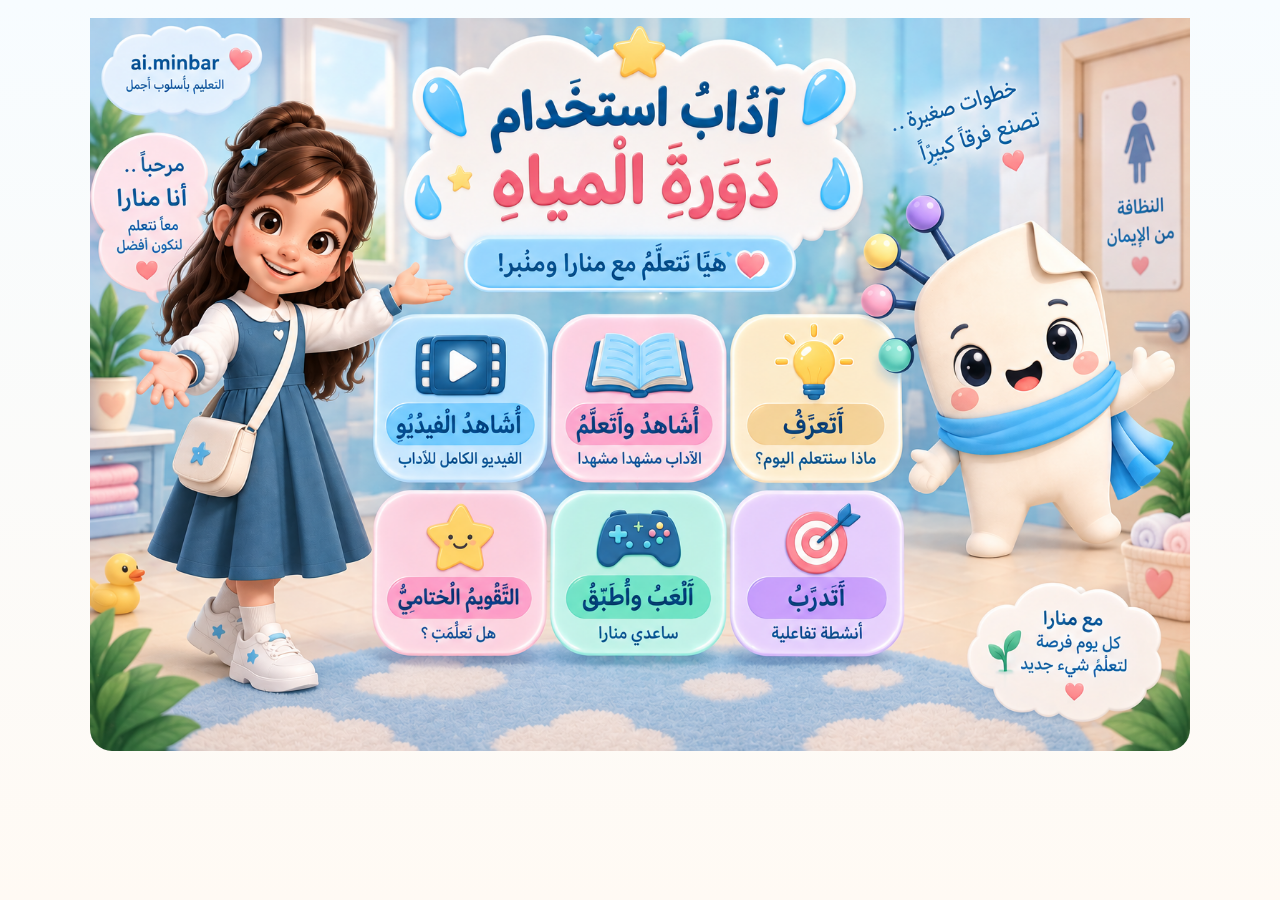
<file: index.html>
<!doctype html><html lang="ar" dir="rtl"><head><meta charset="utf-8"><meta name="viewport" content="width=device-width,initial-scale=1"><title>آداب استخدام دورة المياه</title><link rel="stylesheet" href="style.css"></head><body>
<main class="page"><div class="home-wrap"><img src="home.png" alt="آداب استخدام دورة المياه"><a class="hotspot home-hotspot" style="left:58.3%;top:38.5%;width:15.5%;height:22%" href="learn.html" aria-label="أتعرف"></a><a class="hotspot home-hotspot" style="left:42.3%;top:38.5%;width:15.5%;height:22%" href="watch-learn.html" aria-label="أشاهد وأتعلم"></a><a class="hotspot home-hotspot" style="left:26.6%;top:38.5%;width:15.5%;height:22%" href="full-video.html" aria-label="أشاهد الفيديو"></a><a class="hotspot home-hotspot" style="left:58.3%;top:64%;width:15.5%;height:22%" href="practice.html" aria-label="أتدرب"></a><a class="hotspot home-hotspot" style="left:42.3%;top:64%;width:15.5%;height:22%" href="game.html" aria-label="ألعب وأطبق"></a><a class="hotspot home-hotspot" style="left:26.6%;top:64%;width:15.5%;height:22%" href="assessment.html" aria-label="التقويم الختامي"></a></div></main>
<script src="app.js"></script></body></html>
</file>
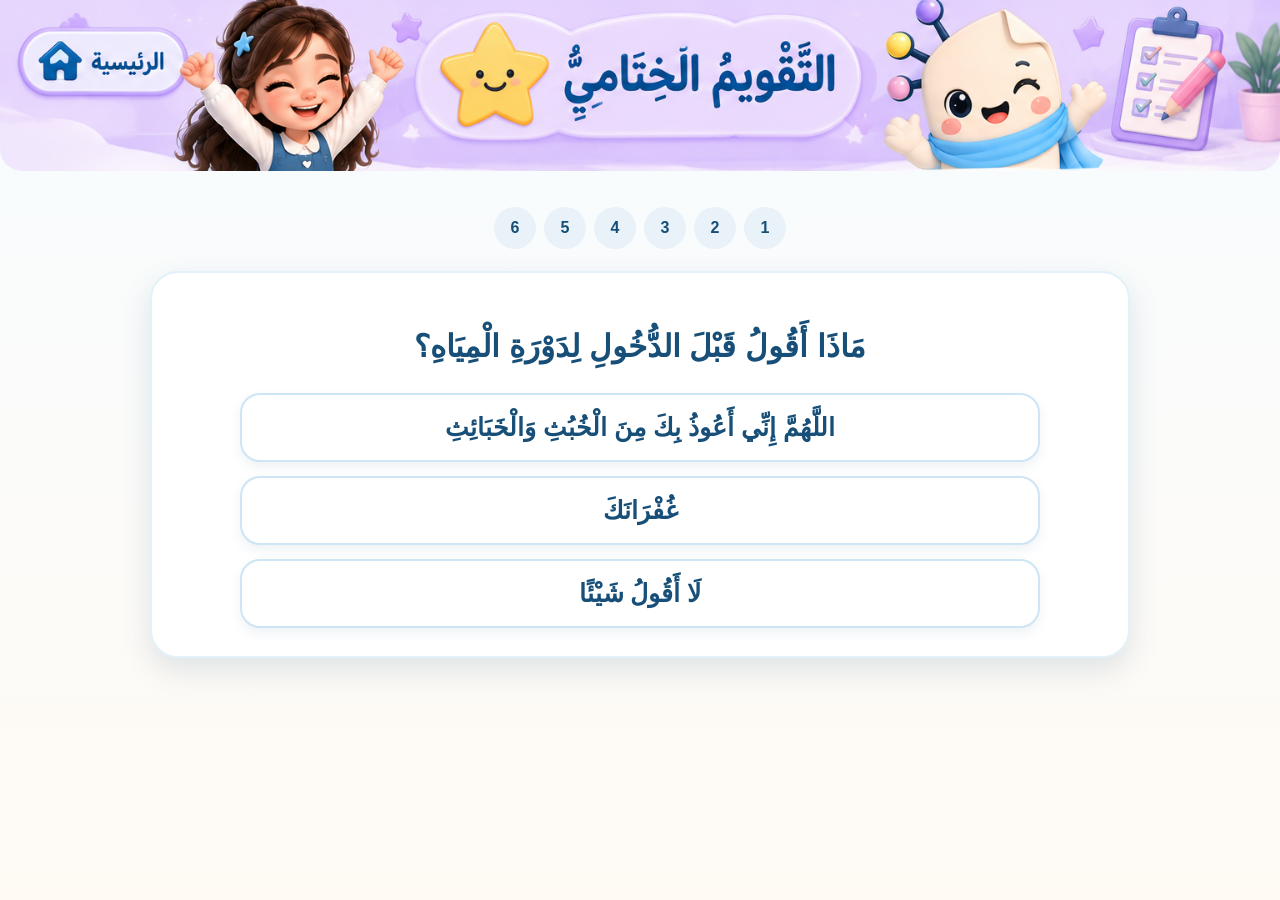
<file: assessment.html>
<!doctype html><html lang="ar" dir="rtl"><head><meta charset="utf-8"><meta name="viewport" content="width=device-width,initial-scale=1"><title>التقويم الختامي</title><link rel="stylesheet" href="style.css"></head><body><div class="header-wrap"><img src="header-assessment.png" alt="التقويم الختامي"><button class="hotspot home-button" data-home aria-label="الرئيسية"></button></div><main class="page"><div class="progress" id="ap"></div><section class="panel"><div id="aq"></div></section></main><script src="app.js"></script><script>
const A=[['مَاذَا أَقُولُ قَبْلَ الدُّخُولِ لِدَوْرَةِ الْمِيَاهِ؟',['اللَّهُمَّ إِنِّي أَعُوذُ بِكَ مِنَ الْخُبُثِ وَالْخَبَائِثِ','غُفْرَانَكَ','لَا أَقُولُ شَيْئًا'],0],['بِأَيِّ قَدَمٍ أَدْخُلُ دَوْرَةَ الْمِيَاهِ؟',['الْيُمْنَى','الْيُسْرَى'],1],['مَاذَا أَفْعَلُ بِالْبَابِ بَعْدَ الدُّخُولِ؟',['أَتْرُكُهُ مَفْتُوحًا','أُغْلِقُهُ خَلْفِي'],1],['مَاذَا أَفْعَلُ بَعْدَ قَضَاءِ الْحَاجَةِ؟',['أَضْغَطُ جِهَازَ الطَّرْدِ','أَتْرُكُ الْمَكَانَ كَمَا هُوَ'],0],['كَيْفَ أَخْرُجُ مِنْ دَوْرَةِ الْمِيَاهِ؟',['أَخْرُجُ بِقَدَمِي الْيُمْنَى وَأَقُولُ: غُفْرَانَكَ','أَخْرُجُ بِقَدَمِي الْيُسْرَى وَأَقُولُ: غُفْرَانَكَ','أَخْرُجُ بِقَدَمِي الْيُمْنَى وَلَا أَقُولُ شَيْئًا'],0],['مَاذَا أَفْعَلُ بَعْدَ الْخُرُوجِ؟',['أَمْسَحُ يَدَيَّ فَقَطْ','أَغْسِلُ يَدَيَّ بِالْمَاءِ وَالصَّابُونِ','لَا أَفْعَلُ شَيْئًا'],1]];let i=0,aq=document.getElementById('aq'),ap=document.getElementById('ap');function r(){ap.innerHTML=A.map((_,n)=>`<span class="dot ${n<i?'done':''}">${n<i?'✓':n+1}</span>`).join('');if(i===A.length){aq.innerHTML='<div class="result">أَحْسَنْتِ! أَتْمَمْتِ التَّقْوِيمَ بِنَجَاحٍ، وَتَعَلَّمْتِ آدَابَ اسْتِخْدَامِ دَوْرَةِ الْمِيَاهِ.<div class="center" style="display:flex;gap:12px;justify-content:center;flex-wrap:wrap;margin-top:20px"><button class="primary" id="again">أُعِيدُ التَّقْوِيمَ</button><a class="primary" href="index.html" style="text-decoration:none">الرَّئِيسِيَّةُ</a></div></div>';document.getElementById('again').onclick=()=>{i=0;r()};return}let x=A[i];aq.innerHTML=`<div class="question">${x[0]}</div><div class="answers">${x[1].map((a,k)=>`<button class="answer" data-answer="${k===x[2]?'correct':'wrong'}">${a}</button>`).join('')}</div><div class="center"><button class="primary hidden" data-next id="an" style="margin-top:20px">التَّالِي</button></div>`;bindAnswers(aq);document.getElementById('an').onclick=()=>{i++;r()}}r();</script></body></html>
</file>
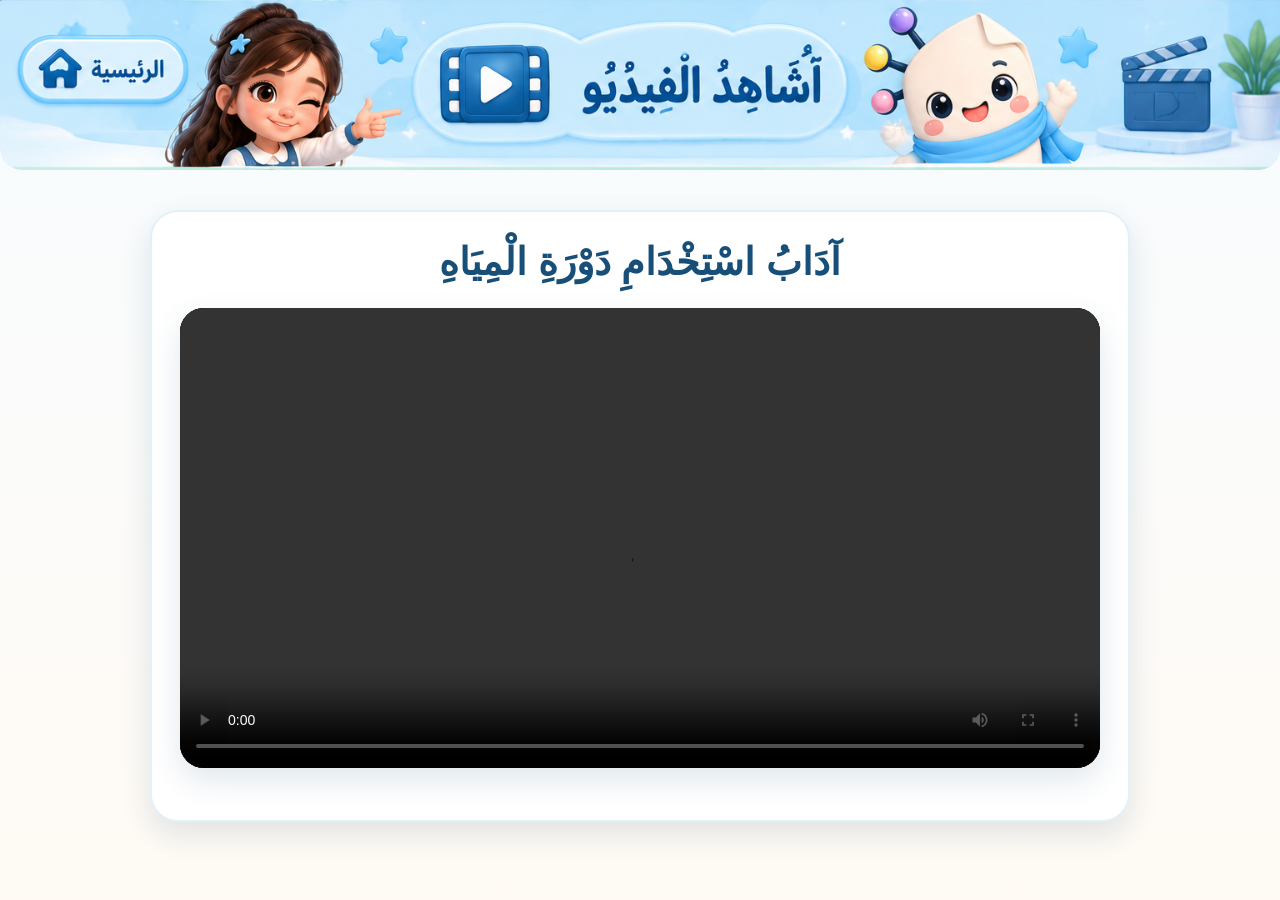
<file: full-video.html>
<!doctype html><html lang="ar" dir="rtl"><head><meta charset="utf-8"><meta name="viewport" content="width=device-width,initial-scale=1"><title>أشاهد الفيديو</title><link rel="stylesheet" href="style.css"></head><body><div class="header-wrap"><img src="header-full-video.png" alt="أشاهد الفيديو"><button class="hotspot home-button" data-home aria-label="الرئيسية"></button></div><main class="page"><section class="panel"><h1 class="title">آدَابُ اسْتِخْدَامِ دَوْرَةِ الْمِيَاهِ</h1><div class="video-box"><video controls playsinline preload="metadata"><source src="full-video.mp4" type="video/mp4"></video></div></section></main><script src="app.js"></script></body></html>
</file>
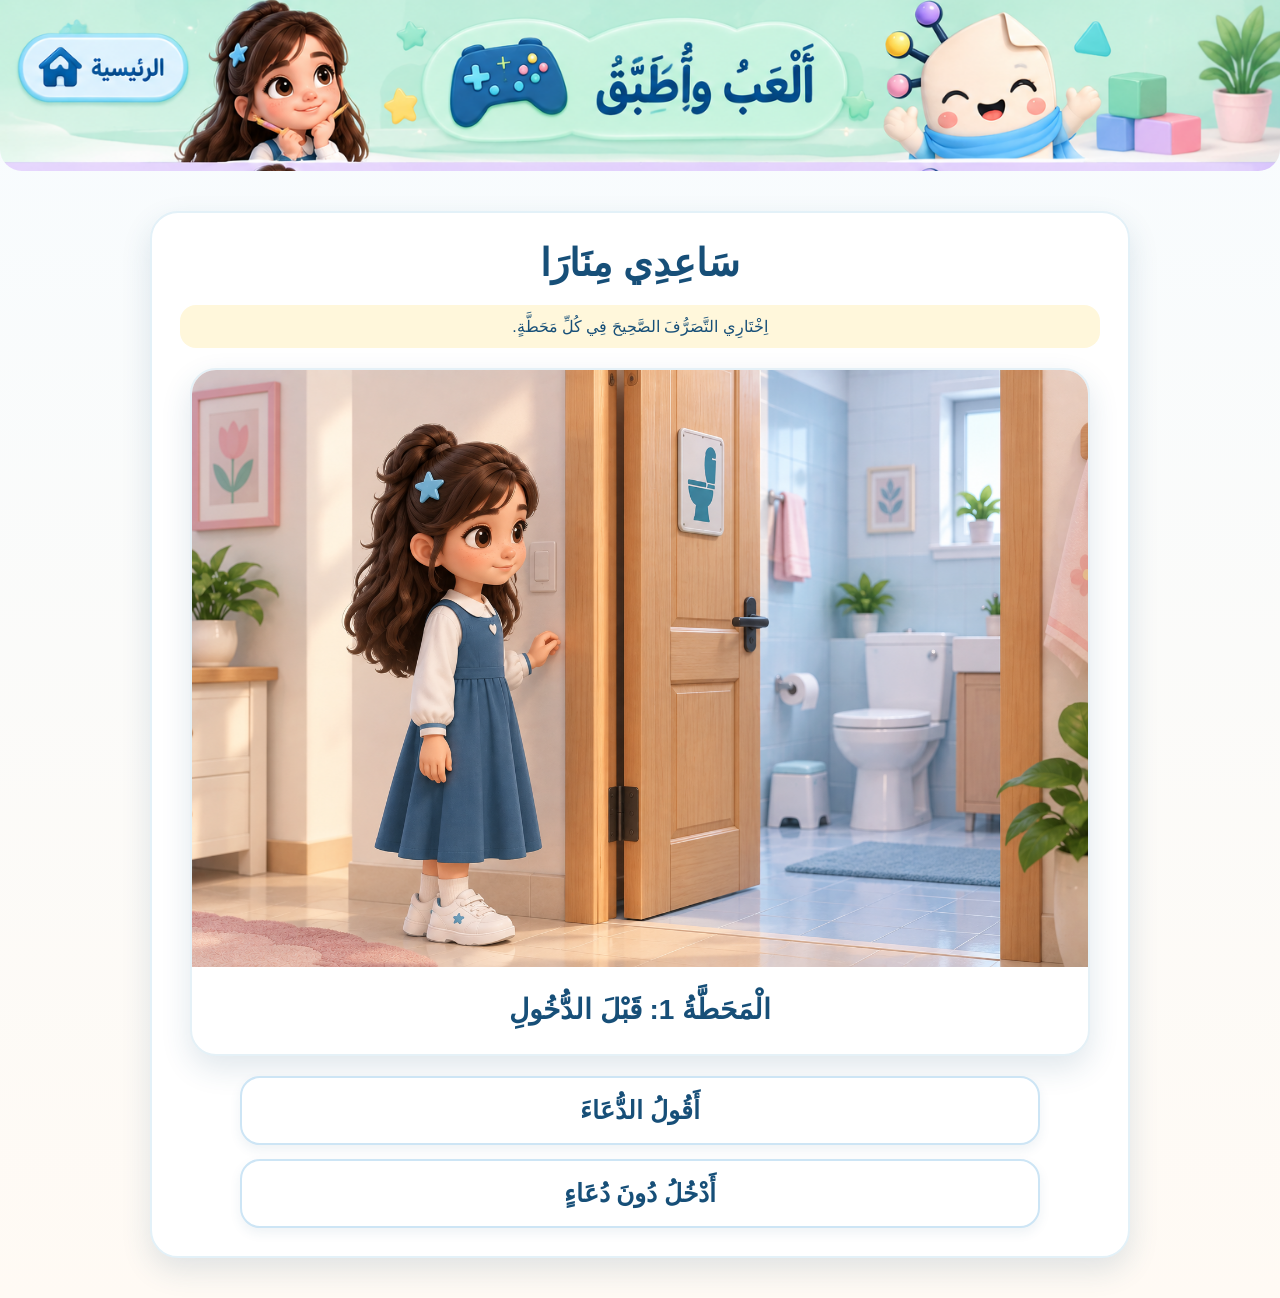
<file: game.html>
<!doctype html><html lang="ar" dir="rtl"><head><meta charset="utf-8"><meta name="viewport" content="width=device-width,initial-scale=1"><title>ألعب وأطبق</title><link rel="stylesheet" href="style.css"></head><body><div class="header-wrap"><img src="header-game.png" alt="ألعب وأطبق"><button class="hotspot home-button" data-home aria-label="الرئيسية"></button></div><main class="page"><section class="panel"><h1 class="title">سَاعِدِي مِنَارَا</h1><p class="note">اِخْتَارِي التَّصَرُّفَ الصَّحِيحَ فِي كُلِّ مَحَطَّةٍ.</p><div id="game"></div></section></main><script src="app.js"></script><script>
const g=[['01-before-entry.png','قَبْلَ الدُّخُولِ','أَقُولُ الدُّعَاءَ','أَدْخُلُ دُونَ دُعَاءٍ'],['02-left-foot.png','عِنْدَ الدُّخُولِ','أَدْخُلُ بِقَدَمِي الْيُسْرَى','أَدْخُلُ بِقَدَمِي الْيُمْنَى'],['03-close-door.png','بَعْدَ الدُّخُولِ','أُغْلِقُ الْبَابَ خَلْفِي','أَتْرُكُ الْبَابَ مَفْتُوحًا'],['04-flush.png','بَعْدَ قَضَاءِ الْحَاجَةِ','أَضْغَطُ جِهَازَ الطَّرْدِ','أَتْرُكُ الْمَكَانَ كَمَا هُوَ'],['05-exit-right.png','عِنْدَ الْخُرُوجِ','أَخْرُجُ بِقَدَمِي الْيُمْنَى وَأَقُولُ: غُفْرَانَكَ','أَخْرُجُ بِقَدَمِي الْيُسْرَى'],['06-wash-hands.png','بَعْدَ الْخُرُوجِ','أَغْسِلُ يَدَيَّ بِالْمَاءِ وَالصَّابُونِ','لَا أَغْسِلُ يَدَيَّ']];let i=0,el=document.getElementById('game');function r(){if(i===g.length){el.innerHTML='<div class="result">⭐ أَحْسَنْتِ! سَاعَدْتِ مِنَارَا فِي الْمَحَطَّاتِ السِّتِّ.<div class="center"><a class="primary" href="assessment.html" style="text-decoration:none;display:inline-block;margin-top:18px">التَّقْوِيمُ الْخِتَامِيُّ</a></div></div>';return}let x=g[i];el.innerHTML=`<div class="scene-card"><img src="${x[0]}"><div class="scene-copy">الْمَحَطَّةُ ${i+1}: ${x[1]}</div></div><div class="answers"><button class="answer" data-answer="correct">${x[2]}</button><button class="answer" data-answer="wrong">${x[3]}</button></div><div class="center"><button class="primary hidden" data-next id="gn" style="margin-top:18px">الْمَحَطَّةُ التَّالِيَةُ</button></div>`;bindAnswers(el);document.getElementById('gn').onclick=()=>{i++;r()}}r();</script></body></html>
</file>
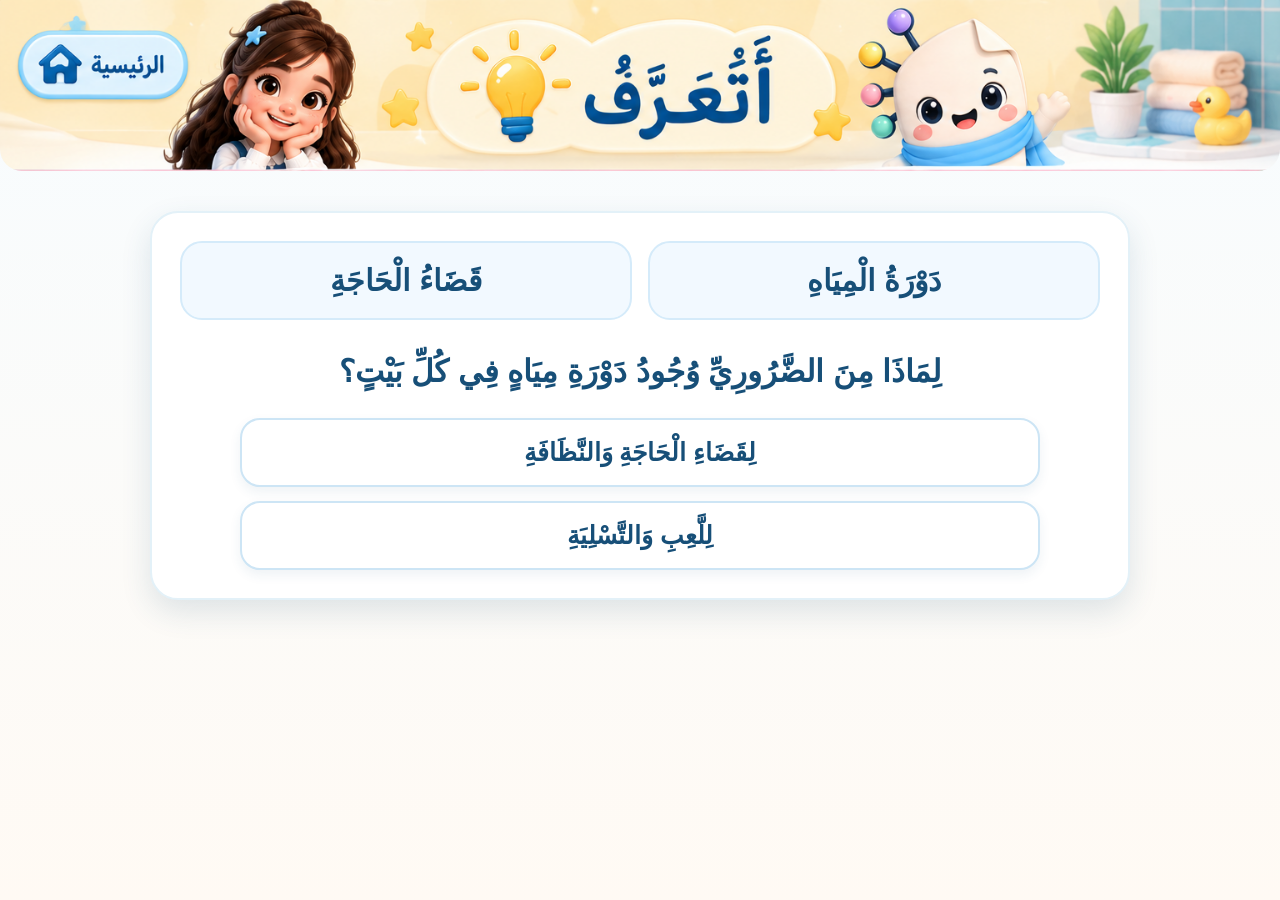
<file: learn.html>
<!doctype html><html lang="ar" dir="rtl"><head><meta charset="utf-8"><meta name="viewport" content="width=device-width,initial-scale=1"><title>أتعرف</title><link rel="stylesheet" href="style.css"></head><body><div class="header-wrap"><img src="header-learn.png" alt="أتعرف"><button class="hotspot home-button" data-home aria-label="الرئيسية"></button></div><main class="page"><section class="panel"><div class="concepts"><div class="concept">دَوْرَةُ الْمِيَاهِ</div><div class="concept">قَضَاءُ الْحَاجَةِ</div></div><div class="question">لِمَاذَا مِنَ الضَّرُورِيِّ وُجُودُ دَوْرَةِ مِيَاهٍ فِي كُلِّ بَيْتٍ؟</div><div class="answers"><button class="answer" data-answer="correct">لِقَضَاءِ الْحَاجَةِ وَالنَّظَافَةِ</button><button class="answer" data-answer="wrong">لِلَّعِبِ وَالتَّسْلِيَةِ</button></div><div class="center"><a class="primary hidden" data-next href="watch-learn.html" style="margin-top:22px;text-decoration:none">التَّالِي</a></div></section></main><script src="app.js"></script></body></html>
</file>
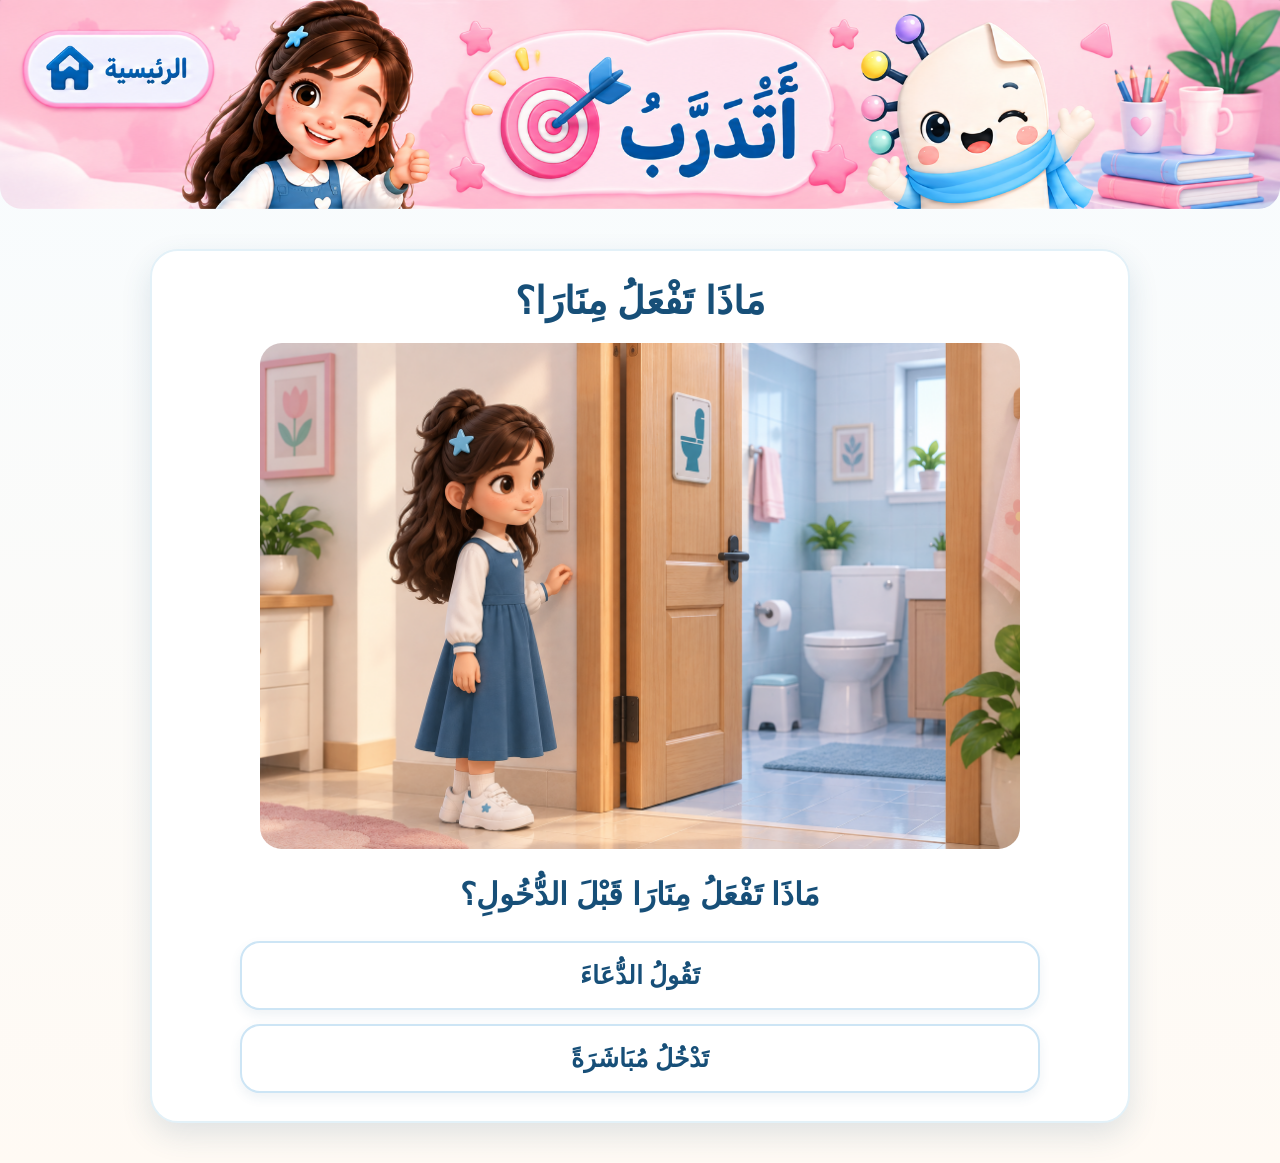
<file: practice.html>
<!doctype html><html lang="ar" dir="rtl"><head><meta charset="utf-8"><meta name="viewport" content="width=device-width,initial-scale=1"><title>أتدرب</title><link rel="stylesheet" href="style.css"></head><body><div class="header-wrap"><img src="header-practice.png" alt="أتدرب"><button class="hotspot home-button" data-home aria-label="الرئيسية"></button></div><main class="page"><section class="panel" id="practice"><h1 class="title">مَاذَا تَفْعَلُ مِنَارَا؟</h1><div id="pq"></div></section></main><script src="app.js"></script><script>
const qs=[{img:'01-before-entry.png',q:'مَاذَا تَفْعَلُ مِنَارَا قَبْلَ الدُّخُولِ؟',a:['تَقُولُ الدُّعَاءَ','تَدْخُلُ مُبَاشَرَةً'],c:0},{img:'02-left-foot.png',q:'بِأَيِّ قَدَمٍ تَدْخُلُ مِنَارَا؟',a:['الْيُسْرَى','الْيُمْنَى'],c:0},{img:'03-close-door.png',q:'مَاذَا نَسِيَتْ مِنَارَا؟',a:['إِغْلَاقَ الْبَابِ خَلْفَهَا','تَرْكَ الْبَابِ مَفْتُوحًا'],c:0},{img:'05-exit-right.png',q:'بِأَيِّ قَدَمٍ تَخْرُجُ مِنَارَا؟',a:['الْيُمْنَى','الْيُسْرَى'],c:0},{img:'01-before-entry.png',q:'مَاذَا أَقُولُ قَبْلَ الدُّخُولِ لِدَوْرَةِ الْمِيَاهِ؟',a:['اللَّهُمَّ إِنِّي أَعُوذُ بِكَ مِنَ الْخُبُثِ وَالْخَبَائِثِ','غُفْرَانَكَ'],c:0},{img:'05-exit-right.png',q:'مَاذَا أَقُولُ عِنْدَ الْخُرُوجِ مِنْ دَوْرَةِ الْمِيَاهِ؟',a:['غُفْرَانَكَ','اللَّهُمَّ إِنِّي أَعُوذُ بِكَ مِنَ الْخُبُثِ وَالْخَبَائِثِ'],c:0}];let n=0;const pq=document.getElementById('pq');function draw(){if(n>=qs.length){pq.innerHTML='<div class="result">أَحْسَنْتِ! أَتْمَمْتِ التَّدْرِيبَ.<div class="center"><button class="primary" id="sortgo" style="margin-top:18px">تَدْرِيبُ التَّرْتِيبِ</button></div></div>';document.getElementById('sortgo').onclick=sortMode;return}const x=qs[n];pq.innerHTML=`<img class="quiz-image" src="${x.img}"><div class="question">${x.q}</div><div class="answers">${x.a.map((a,k)=>`<button class="answer" data-answer="${k===x.c?'correct':'wrong'}">${a}</button>`).join('')}</div><div class="center"><button class="primary hidden" data-next id="nx" style="margin-top:20px">التَّالِي</button></div>`;bindAnswers(pq);document.getElementById('nx').onclick=()=>{n++;draw()}}
function sortMode(){const order=['أَقُولُ الدُّعَاءَ قَبْلَ الدُّخُولِ','أَدْخُلُ بِقَدَمِي الْيُسْرَى','أُغْلِقُ الْبَابَ خَلْفِي','أَضْغَطُ جِهَازَ الطَّرْدِ','أَخْرُجُ بِقَدَمِي الْيُمْنَى وَأَقُولُ: غُفْرَانَكَ','أَغْسِلُ يَدَيَّ بِالْمَاءِ وَالصَّابُونِ'];let items=[...order].sort(()=>Math.random()-.5);
pq.innerHTML=`<style>
#sort{display:flex;flex-direction:column;gap:12px;user-select:none;-webkit-user-select:none;-webkit-touch-callout:none}
.sort-row{display:grid;grid-template-columns:1fr 58px;gap:10px;align-items:center}
.sort-item{min-height:58px;display:flex;align-items:center;justify-content:flex-start;padding:12px 18px;border:2px dashed #9fd4f2;border-radius:18px;background:#fff;font-weight:700;line-height:1.7}
.move-buttons{display:flex;flex-direction:column;gap:5px}
.move-btn{border:0;border-radius:12px;background:#70c8ee;color:#174f73;font-size:22px;font-weight:900;min-height:28px;cursor:pointer;touch-action:manipulation}
.move-btn:disabled{opacity:.28}
</style>
<h2 class="title">رَتِّبِي الْآدَابَ</h2>
<p class="note">اِسْتَخْدِمِي السَّهْمَيْنِ ⬆️ ⬇️ لِتَرْتِيبِ الْآدَابِ مِنَ الْأَوَّلِ إِلَى الْأَخِيرِ.</p>
<div class="sortable" id="sort"></div>
<div class="center"><button class="primary" id="check" style="margin-top:20px">أَتَحَقَّقُ</button></div>`;

const box=document.getElementById('sort');
function renderSort(){
 box.innerHTML=items.map((x,i)=>`<div class="sort-row">
   <div class="sort-item">${x}</div>
   <div class="move-buttons">
     <button class="move-btn up" data-i="${i}" aria-label="تحريك لأعلى" ${i===0?'disabled':''}>⬆️</button>
     <button class="move-btn down" data-i="${i}" aria-label="تحريك لأسفل" ${i===items.length-1?'disabled':''}>⬇️</button>
   </div>
 </div>`).join('');
 box.querySelectorAll('.up').forEach(b=>b.onclick=()=>{const i=+b.dataset.i;[items[i-1],items[i]]=[items[i],items[i-1]];renderSort()});
 box.querySelectorAll('.down').forEach(b=>b.onclick=()=>{const i=+b.dataset.i;[items[i+1],items[i]]=[items[i],items[i+1]];renderSort()});
}
renderSort();
document.getElementById('check').onclick=()=>{if(items.every((x,k)=>x===order[k]))playFeedback('correct',trueFalseMode);else playFeedback('retry')}}
function trueFalseMode(){pq.innerHTML=`<h2 class="title">صَحٌّ أَمْ خَطَأٌ؟</h2><img class="quiz-image" src="wrong-enter-right.png"><div class="question">تَدْخُلُ مِنَارَا دَوْرَةَ الْمِيَاهِ بِقَدَمِهَا الْيُمْنَى، هَلْ تَصَرُّفُهَا صَحِيحٌ؟</div><div class="answers"><button class="answer" data-answer="wrong">صَحٌّ</button><button class="answer" data-answer="correct">خَطَأٌ</button></div><div class="center"><a class="primary hidden" data-next href="game.html" style="margin-top:20px;text-decoration:none">أَلْعَبُ وَأُطَبِّقُ</a></div>`;bindAnswers(pq)}
draw();</script></body></html>
</file>
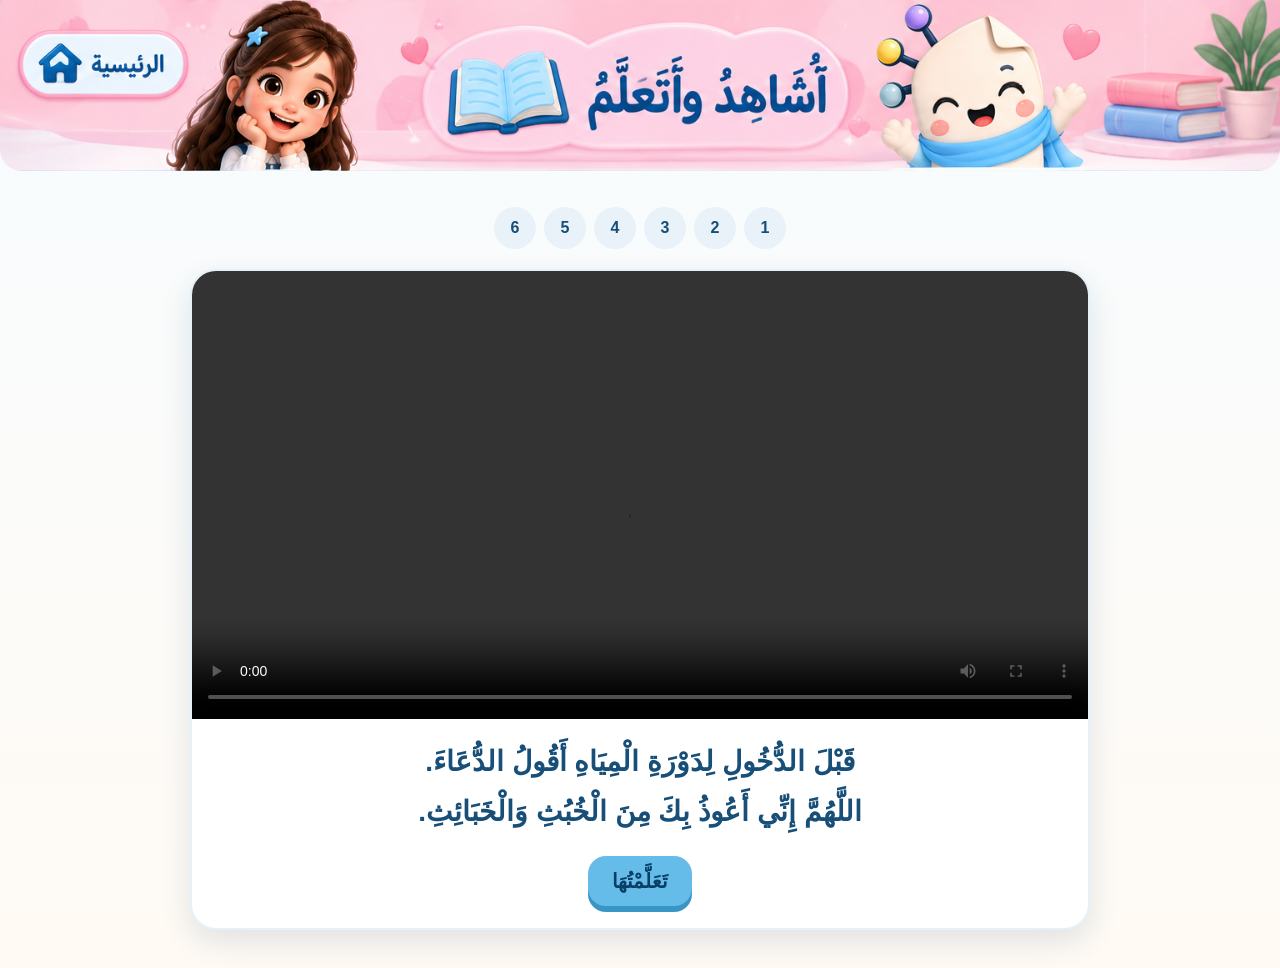
<file: watch-learn.html>
<!doctype html><html lang="ar" dir="rtl"><head><meta charset="utf-8"><meta name="viewport" content="width=device-width,initial-scale=1"><title>أشاهد وأتعلم</title><link rel="stylesheet" href="style.css"></head><body><div class="header-wrap"><img src="header-watch-learn.png" alt="أشاهد وأتعلم"><button class="hotspot home-button" data-home aria-label="الرئيسية"></button></div><main class="page"><div class="progress" id="prog"></div><section id="scene"></section></main><script src="app.js"></script><script>
const scenes=[['01-dua.mp4','قَبْلَ الدُّخُولِ لِدَوْرَةِ الْمِيَاهِ أَقُولُ الدُّعَاءَ.','اللَّهُمَّ إِنِّي أَعُوذُ بِكَ مِنَ الْخُبُثِ وَالْخَبَائِثِ.'],['02-left-foot.mp4','أَدْخُلُ بِقَدَمِي الْيُسْرَى.',''],['03-close-door.mp4','أُغْلِقُ الْبَابَ خَلْفِي.',''],['04-flush.mp4','أَضْغَطُ جِهَازَ الطَّرْدِ.',''],['05-exit-right.mp4','أَخْرُجُ بِقَدَمِي الْيُمْنَى وَأَقُولُ: غُفْرَانَكَ.',''],['06-wash-hands.mp4','أَغْسِلُ يَدَيَّ بِالْمَاءِ وَالصَّابُونِ.','']];let i=0;const prog=document.getElementById('prog'),box=document.getElementById('scene');function render(){prog.innerHTML=scenes.map((_,n)=>`<span class="dot ${n<i?'done':''}">${n<i?'✓':n+1}</span>`).join('');if(i>=scenes.length){box.innerHTML='<section class="panel result">أَحْسَنْتِ! تَعَلَّمْتِ آدَابَ اسْتِخْدَامِ دَوْرَةِ الْمِيَاهِ.<div class="center"><a class="primary" href="practice.html" style="text-decoration:none;display:inline-block;margin-top:18px">أَتَدَرَّبُ</a></div></section>';return}let s=scenes[i];box.innerHTML=`<article class="scene-card"><video controls playsinline preload="metadata"><source src="${s[0]}" type="video/mp4"></video><div class="scene-copy">${s[1]}${s[2]?`<br><span>${s[2]}</span>`:''}</div><div class="center" style="padding:0 0 22px"><button class="primary" id="learned">تَعَلَّمْتُهَا</button></div></article>`;document.getElementById('learned').onclick=()=>{i++;render()}}render();</script></body></html>
</file>
<file: style.css>
:root{--blue:#17649a;--ink:#174f78;--pink:#f8b9c8;--mint:#bdebdc;--cream:#fff9ef;--lav:#e7d7ff;--shadow:0 12px 30px rgba(34,84,120,.14)}
*{box-sizing:border-box}html{scroll-behavior:smooth}body{margin:0;font-family:"Tahoma","Arial",sans-serif;background:linear-gradient(180deg,#f7fcff,#fffaf4);color:var(--ink);direction:rtl;min-height:100vh}button{font:inherit}.page{max-width:1180px;margin:auto;padding:18px}.header-wrap,.home-wrap{position:relative;width:100%;margin:auto}.header-wrap img,.home-wrap img{display:block;width:100%;height:auto;border-radius:0 0 22px 22px}.home-wrap{max-width:1100px}.hotspot{position:absolute;border:0;background:transparent;cursor:pointer;border-radius:22px;touch-action:manipulation}.hotspot:focus-visible{outline:4px solid #ffbf47;outline-offset:3px}.home-hotspot:hover{background:rgba(255,255,255,.10)}.home-button{left:1.2%;top:16%;width:14.2%;height:44%}.panel{background:#fff;border:2px solid #e3f1f8;border-radius:28px;box-shadow:var(--shadow);padding:28px;margin:22px auto;max-width:980px}.title{text-align:center;font-size:clamp(24px,3vw,38px);margin:0 0 20px}.concepts{display:grid;grid-template-columns:repeat(2,1fr);gap:16px;margin-bottom:24px}.concept{padding:20px;border-radius:22px;background:#f2f9ff;border:2px solid #d5ebfa;text-align:center;font-size:clamp(20px,2.4vw,30px);font-weight:700}.question{font-size:clamp(21px,2.6vw,31px);font-weight:700;text-align:center;line-height:1.8;margin:18px 0}.answers{display:grid;gap:14px;max-width:800px;margin:auto}.answer{border:2px solid #cde5f5;background:white;border-radius:20px;padding:18px 20px;color:var(--ink);font-weight:700;font-size:clamp(18px,2vw,25px);cursor:pointer;box-shadow:0 5px 12px rgba(32,92,130,.08)}.answer:hover{transform:translateY(-1px);border-color:#83c5e9}.answer.correct{background:#e7faef;border-color:#73d49c}.answer.wrong{background:#fff0f1;border-color:#ef9da7}.next,.primary{display:inline-block;border:0;border-radius:18px;background:#65bce8;color:#083f66;padding:13px 24px;font-weight:800;font-size:20px;cursor:pointer;box-shadow:0 6px 0 #3796c6}.center{text-align:center}.hidden{display:none!important}.feedback-layer{position:fixed;inset:0;display:none;align-items:center;justify-content:center;background:rgba(255,255,255,.22);z-index:9999;pointer-events:none}.feedback-layer.show{display:flex}.feedback-layer canvas{width:min(300px,54vw);height:auto;max-height:48vh;object-fit:contain;filter:drop-shadow(0 16px 18px rgba(0,0,0,.16))}.scene-card{background:white;border-radius:26px;overflow:hidden;box-shadow:var(--shadow);border:2px solid #e5f1f7;margin:20px auto;max-width:900px}.scene-card video,.scene-card img{width:100%;display:block}.scene-copy{padding:18px 22px;text-align:center;font-size:clamp(20px,2.2vw,28px);font-weight:700;line-height:1.8}.progress{display:flex;gap:8px;justify-content:center;flex-wrap:wrap;margin:18px}.dot{width:42px;height:42px;border-radius:50%;display:grid;place-items:center;background:#e8f2f8;font-weight:800}.dot.done{background:#bdebdc}.video-box{max-width:980px;margin:24px auto;background:#111;border-radius:24px;overflow:hidden;box-shadow:var(--shadow)}.video-box video{display:block;width:100%;max-height:72vh;background:#000}.quiz-image{display:block;width:min(760px,100%);margin:0 auto 18px;border-radius:22px}.sortable{display:grid;gap:12px;max-width:820px;margin:auto}.sort-item{padding:16px 18px;border:2px dashed #9bc9e5;border-radius:18px;background:#fff;cursor:grab;font-size:20px;font-weight:700}.sort-item.dragging{opacity:.45}.game-stage{display:grid;grid-template-columns:repeat(3,1fr);gap:14px}.station{background:#fff;border:2px solid #dcecf6;border-radius:20px;padding:16px;text-align:center;opacity:.5}.station.active{opacity:1;border-color:#71bfe8;box-shadow:var(--shadow)}.station.done{opacity:1;background:#ecfbf3;border-color:#8bd8aa}.station img{width:100%;border-radius:14px;aspect-ratio:3/2;object-fit:cover}.small{font-size:16px;font-weight:600}.result{font-size:28px;font-weight:800;text-align:center;padding:24px;background:#effaf4;border-radius:22px}.note{background:#fff7db;border-radius:16px;padding:12px 16px;text-align:center}.footer{text-align:center;padding:30px 10px;color:#6d8ca0;font-size:14px}
@media(max-width:720px){.page{padding:8px}.panel{padding:18px 13px;border-radius:20px}.concepts{grid-template-columns:1fr}.game-stage{grid-template-columns:1fr}.header-wrap img{border-radius:0 0 14px 14px}.answer{padding:15px}.home-button{left:1%;top:14%;width:15%;height:50%}}
</file>
